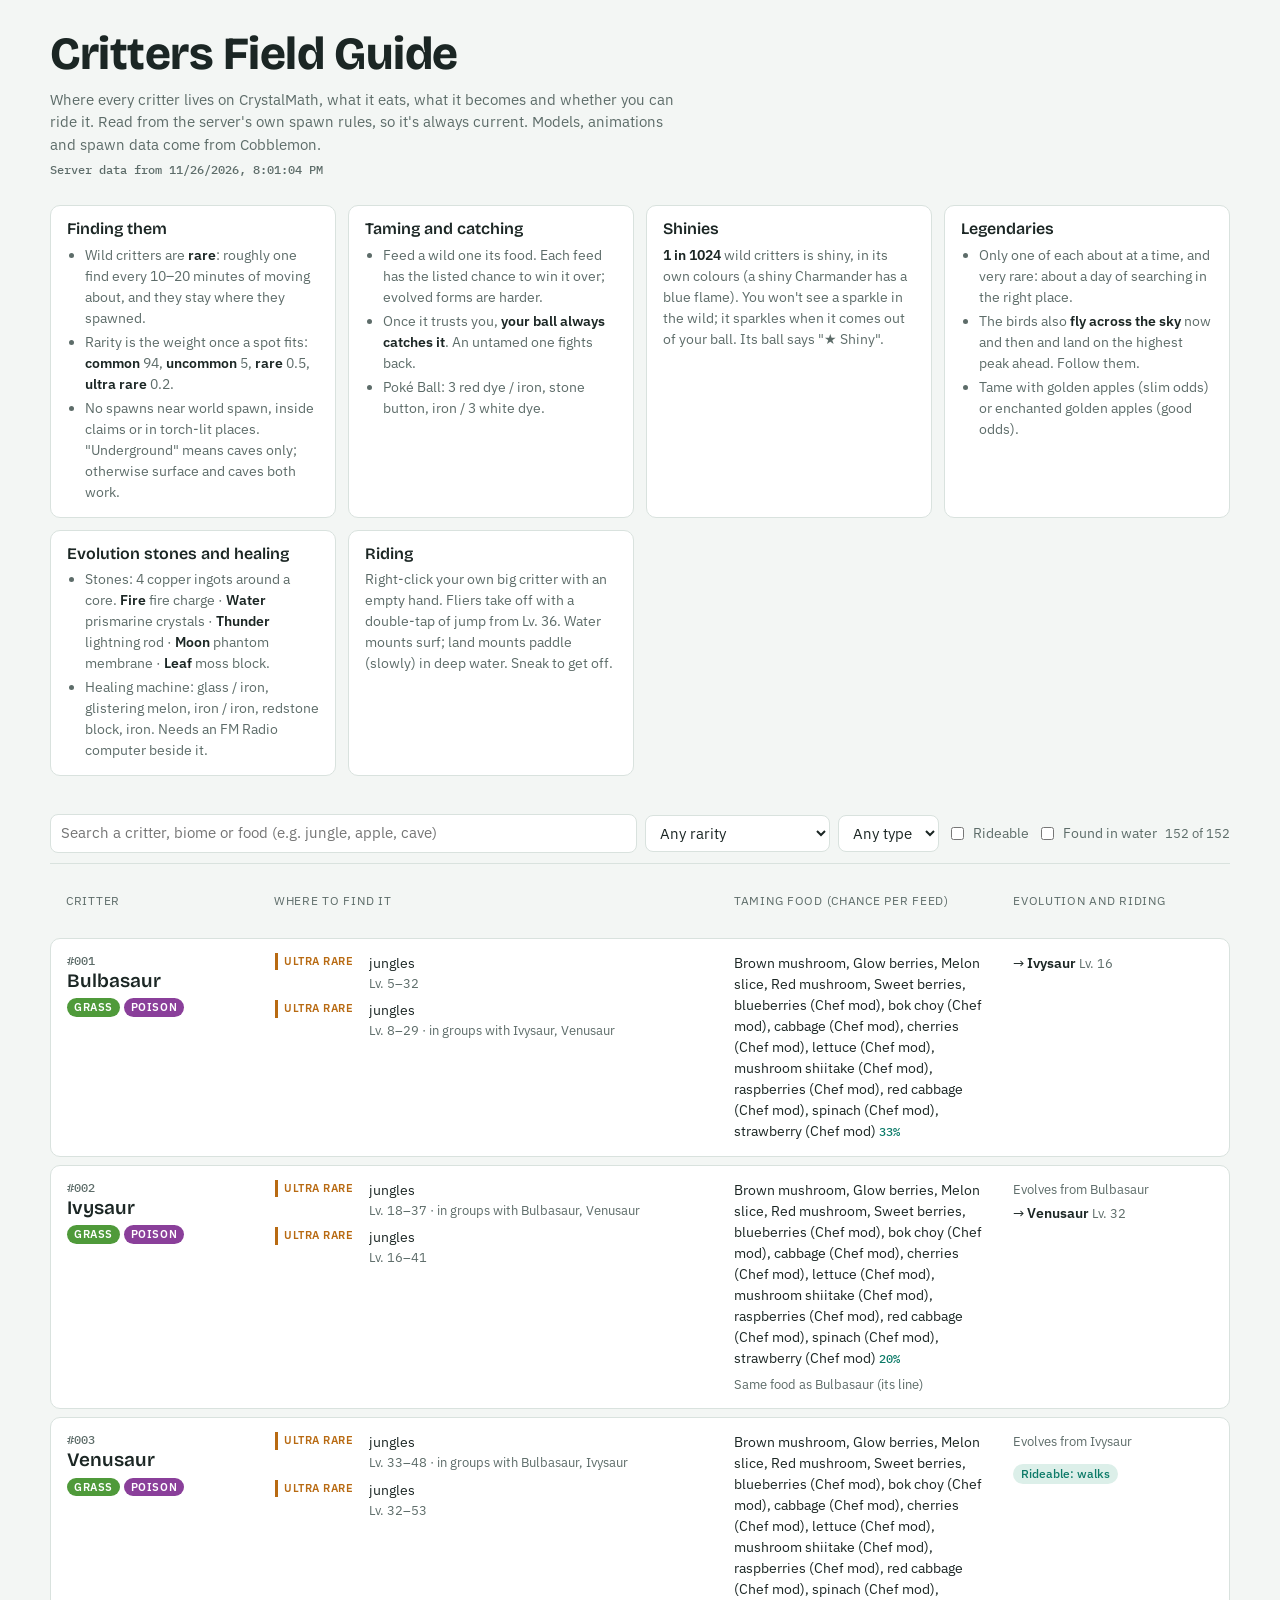
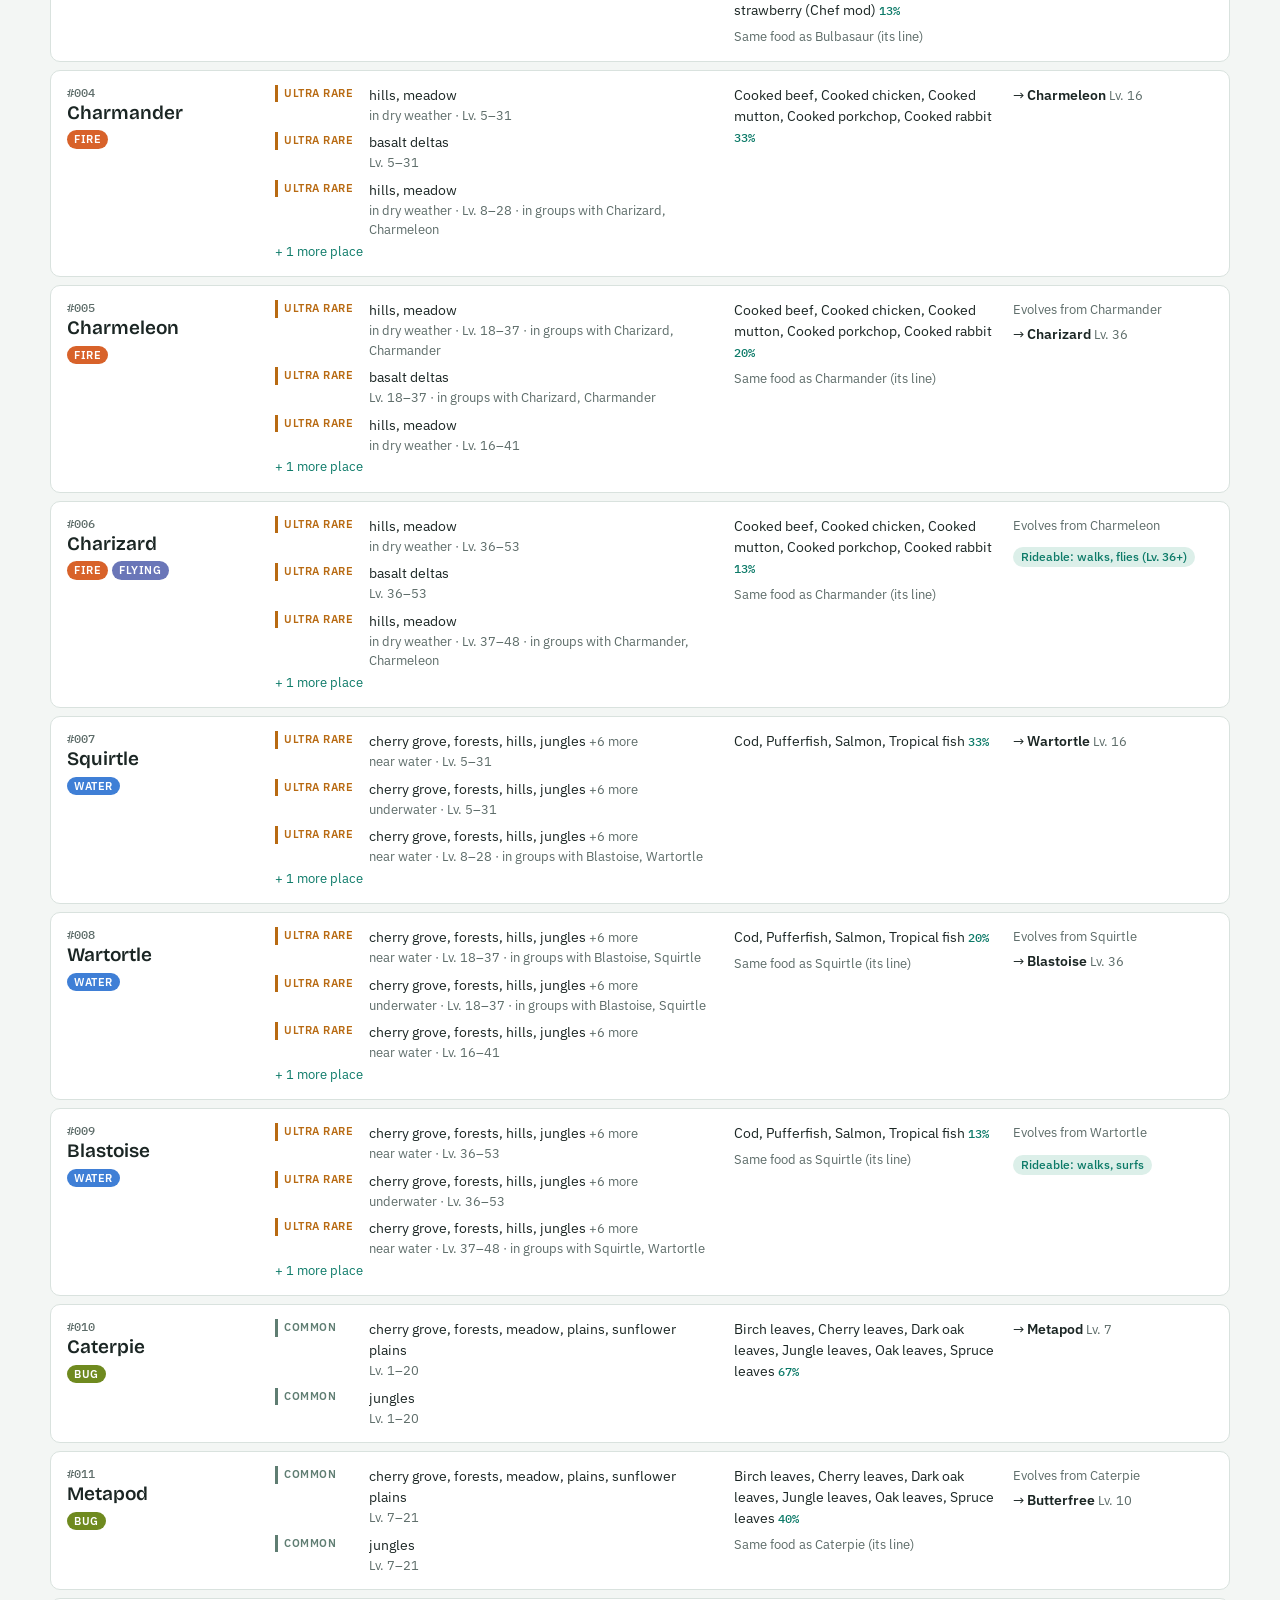
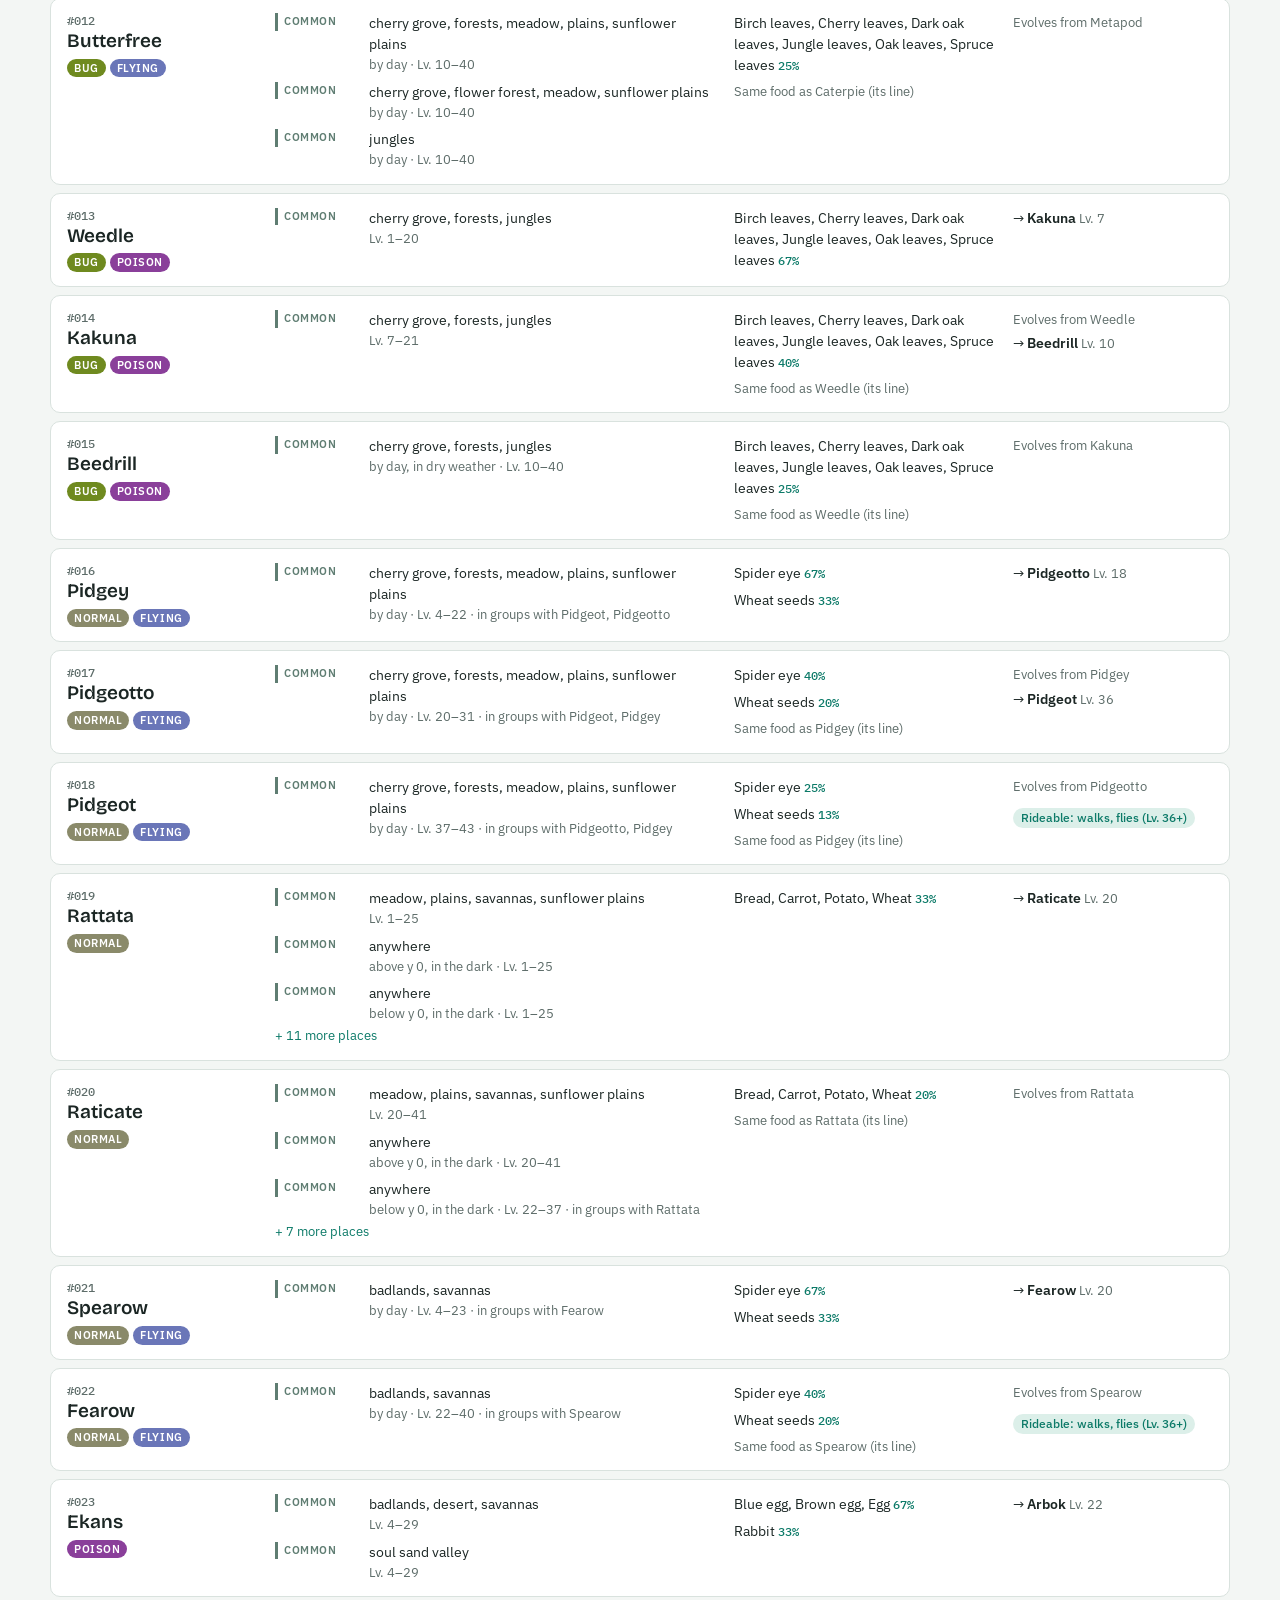
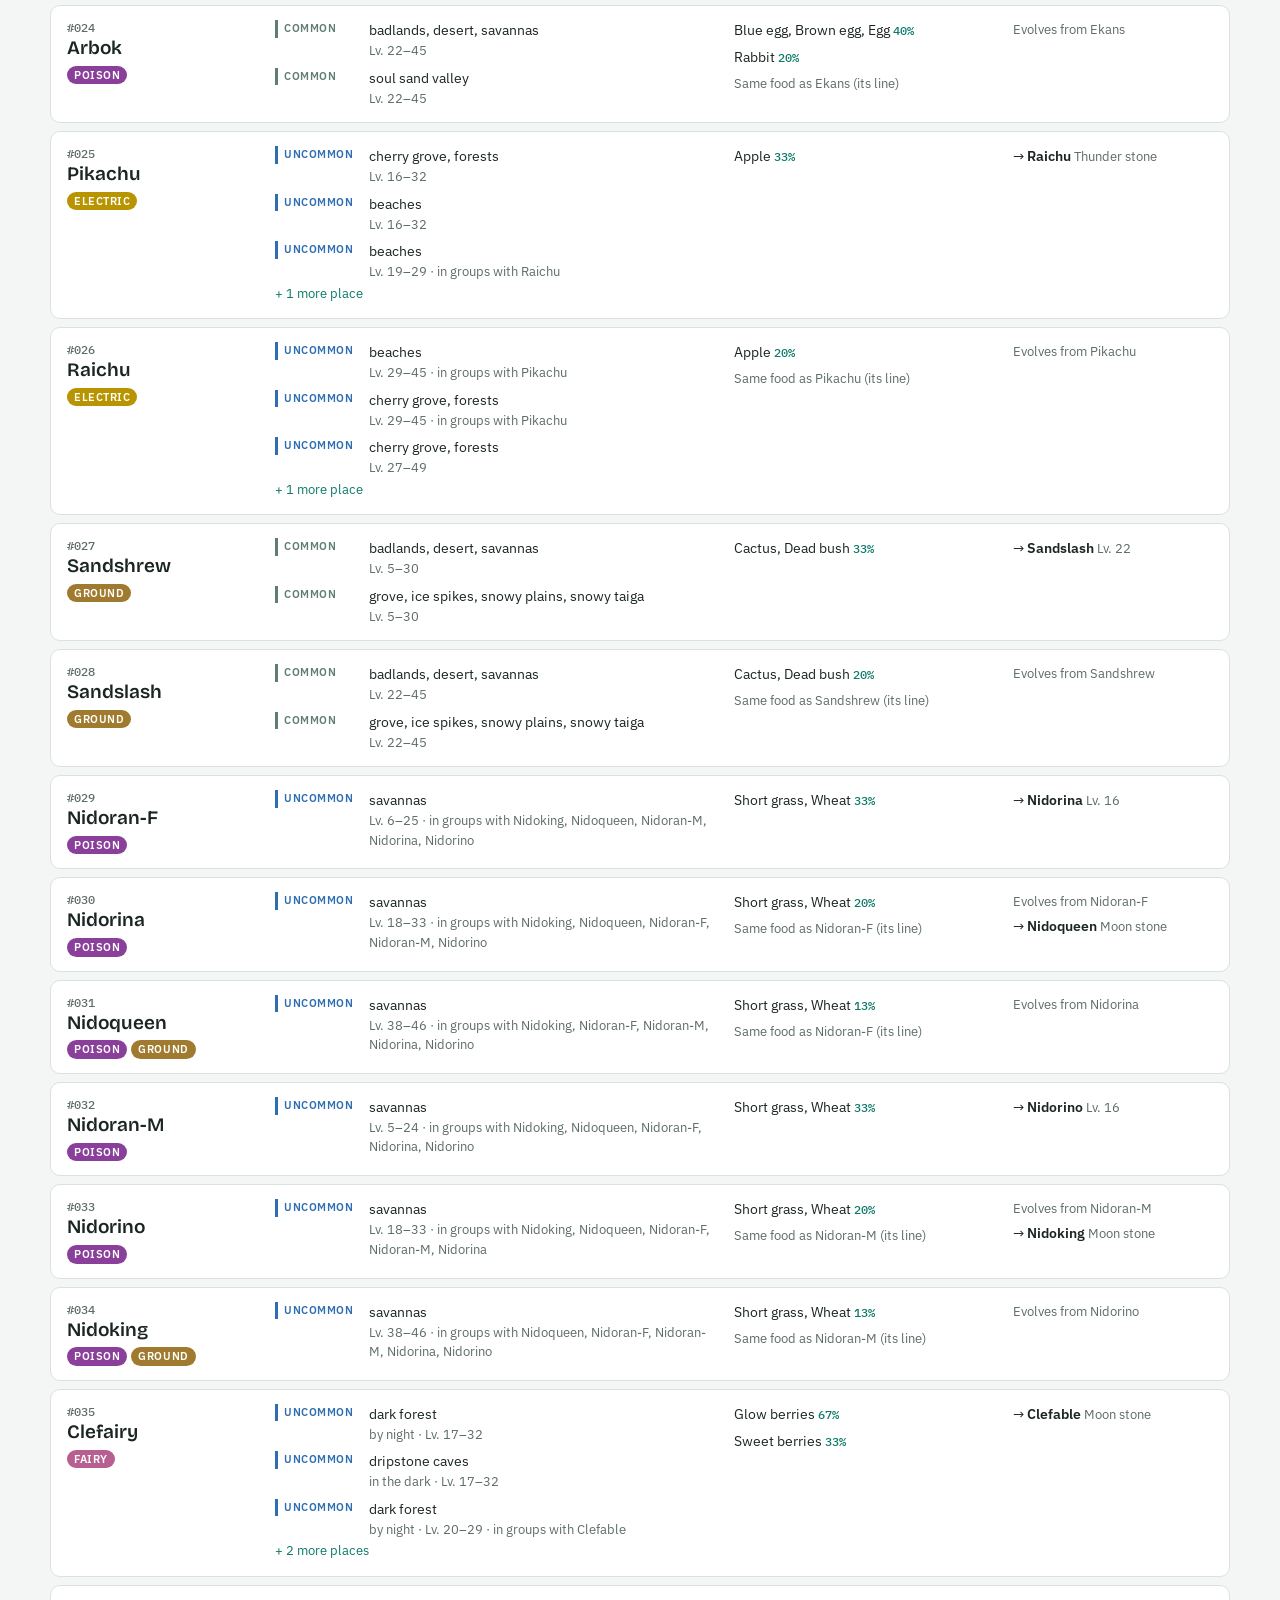
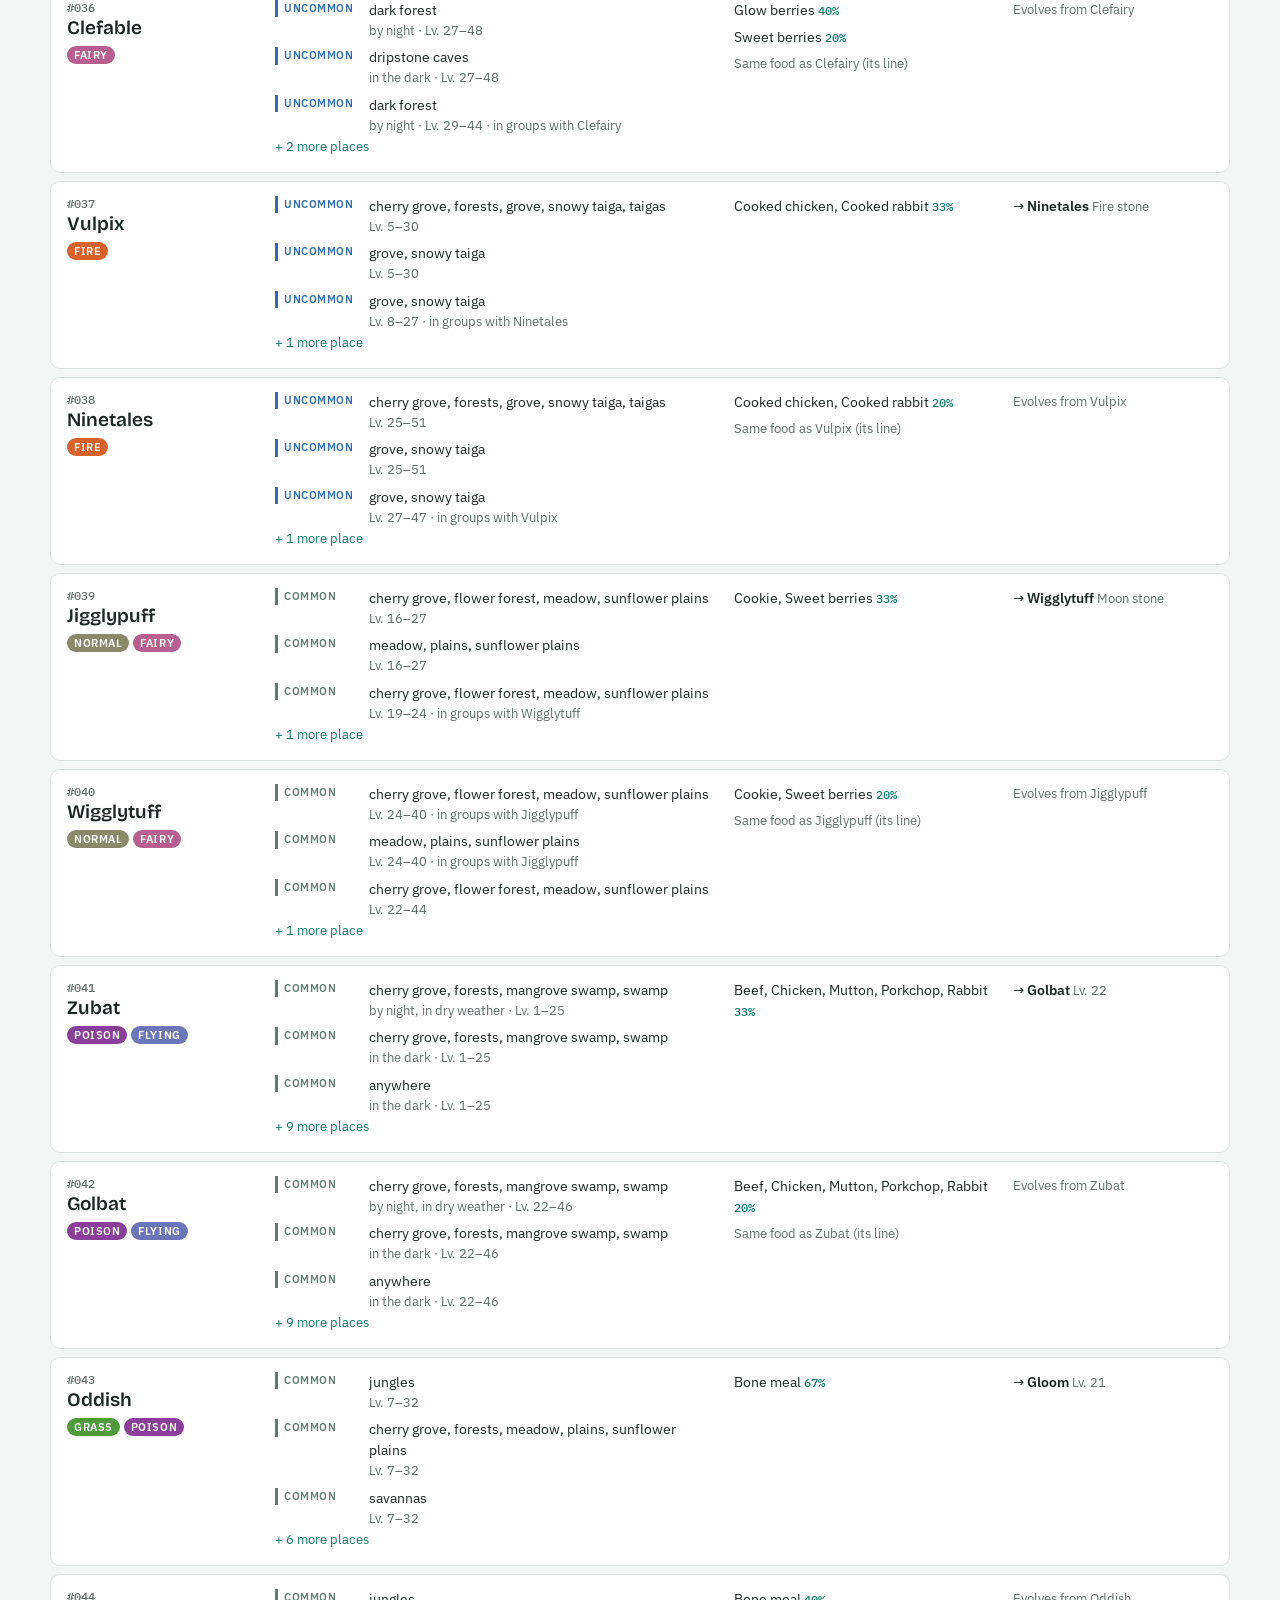
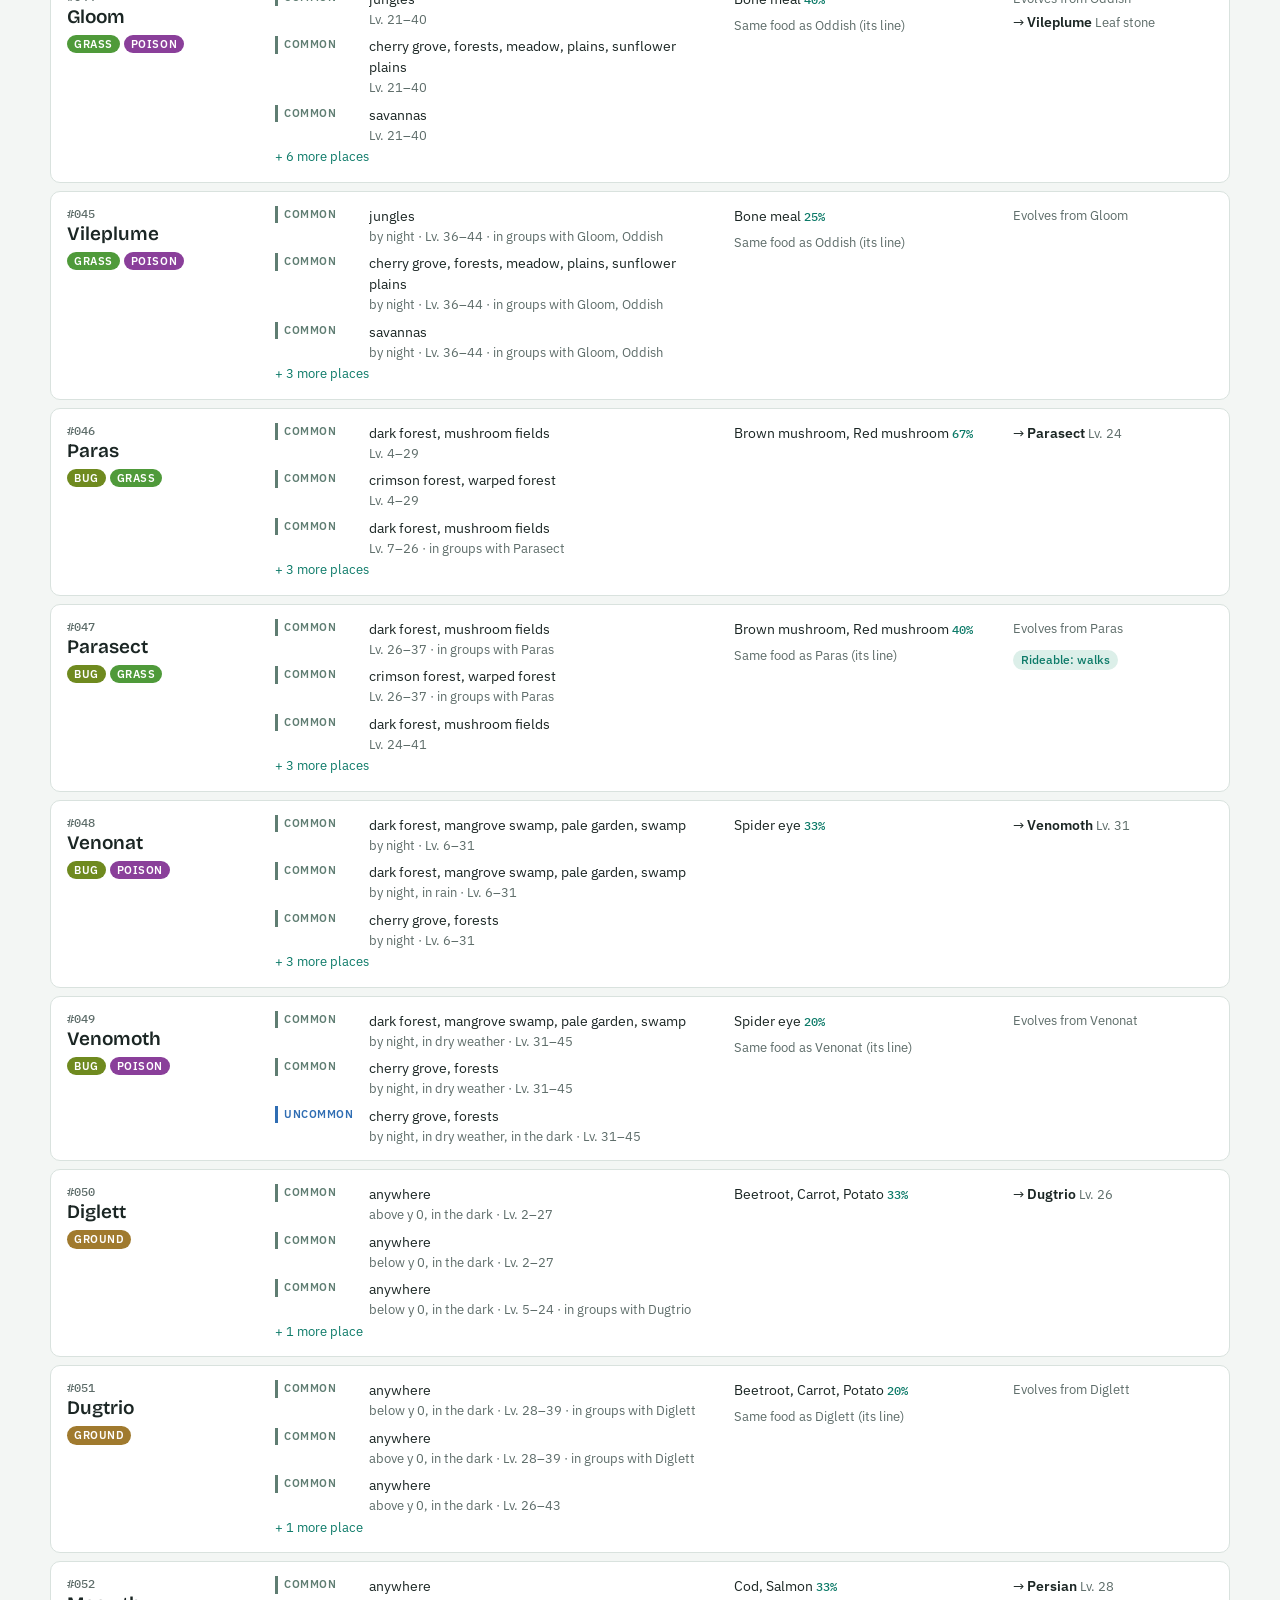
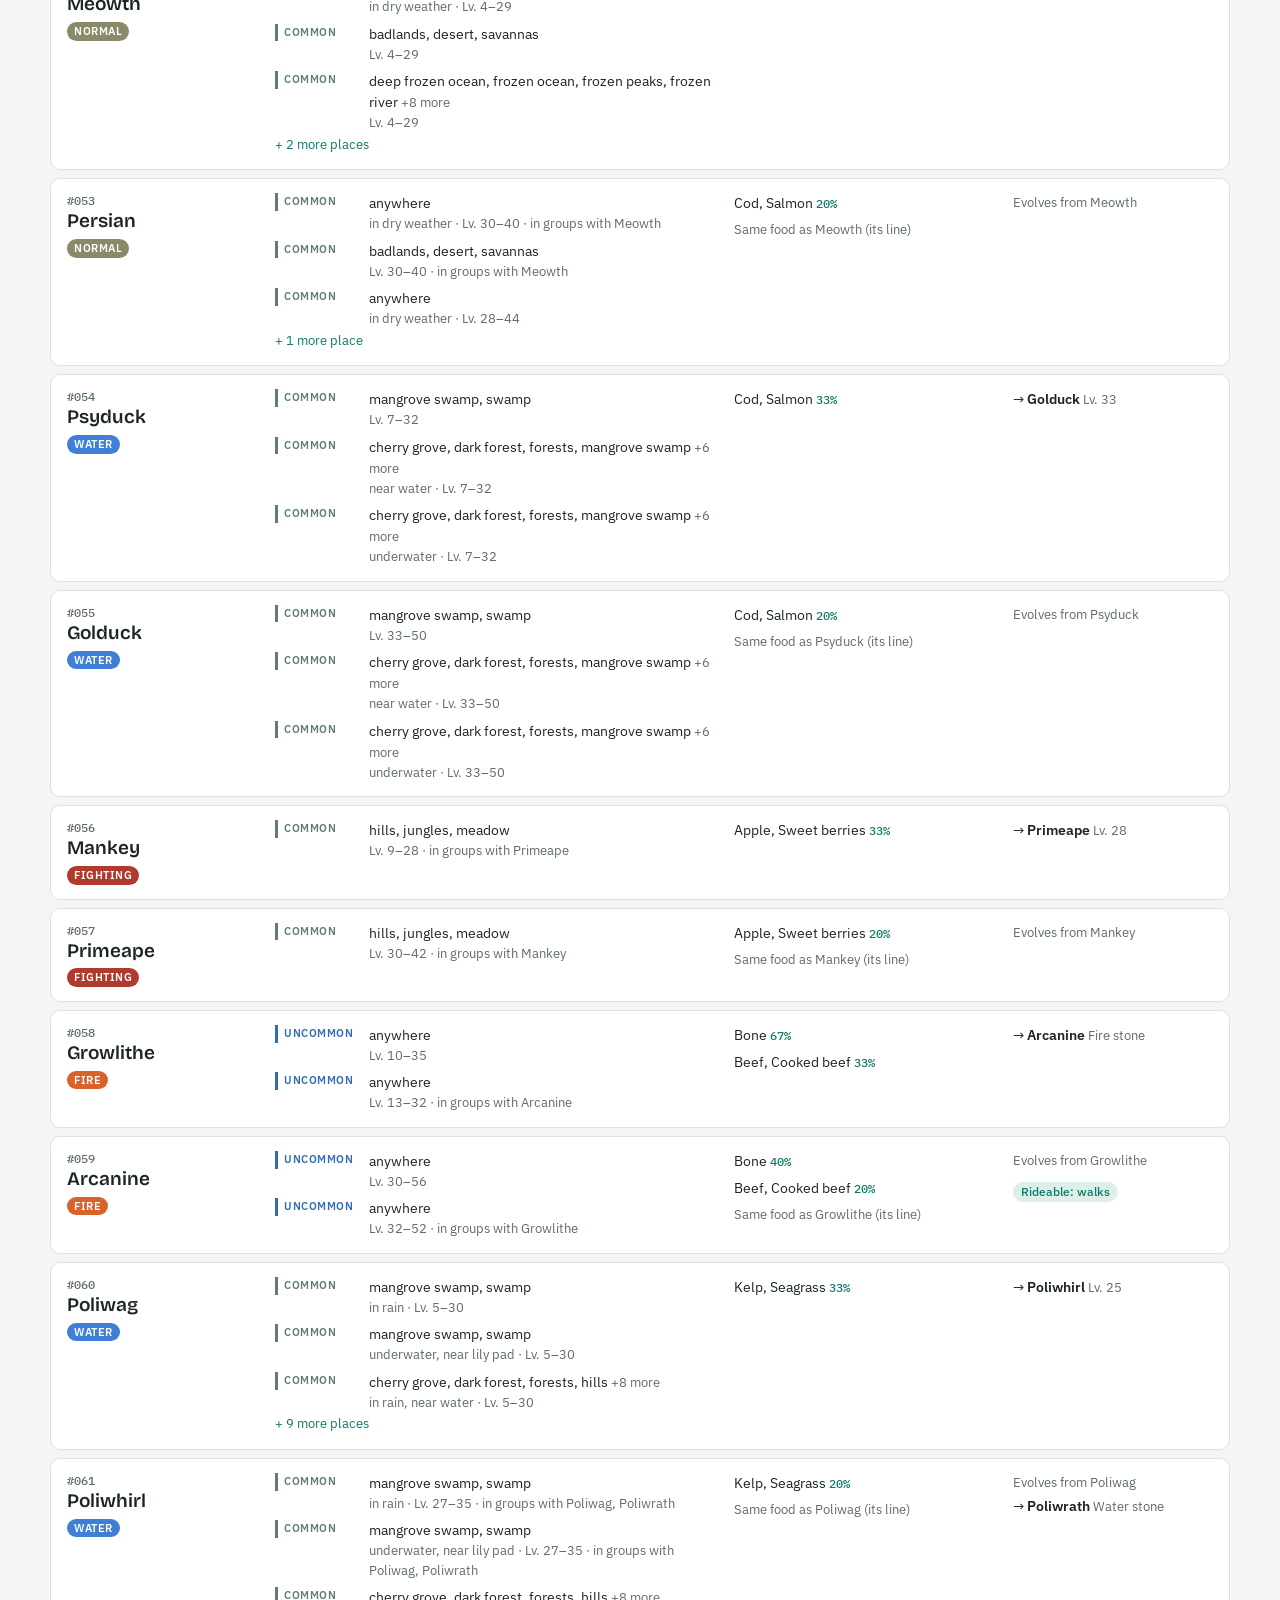
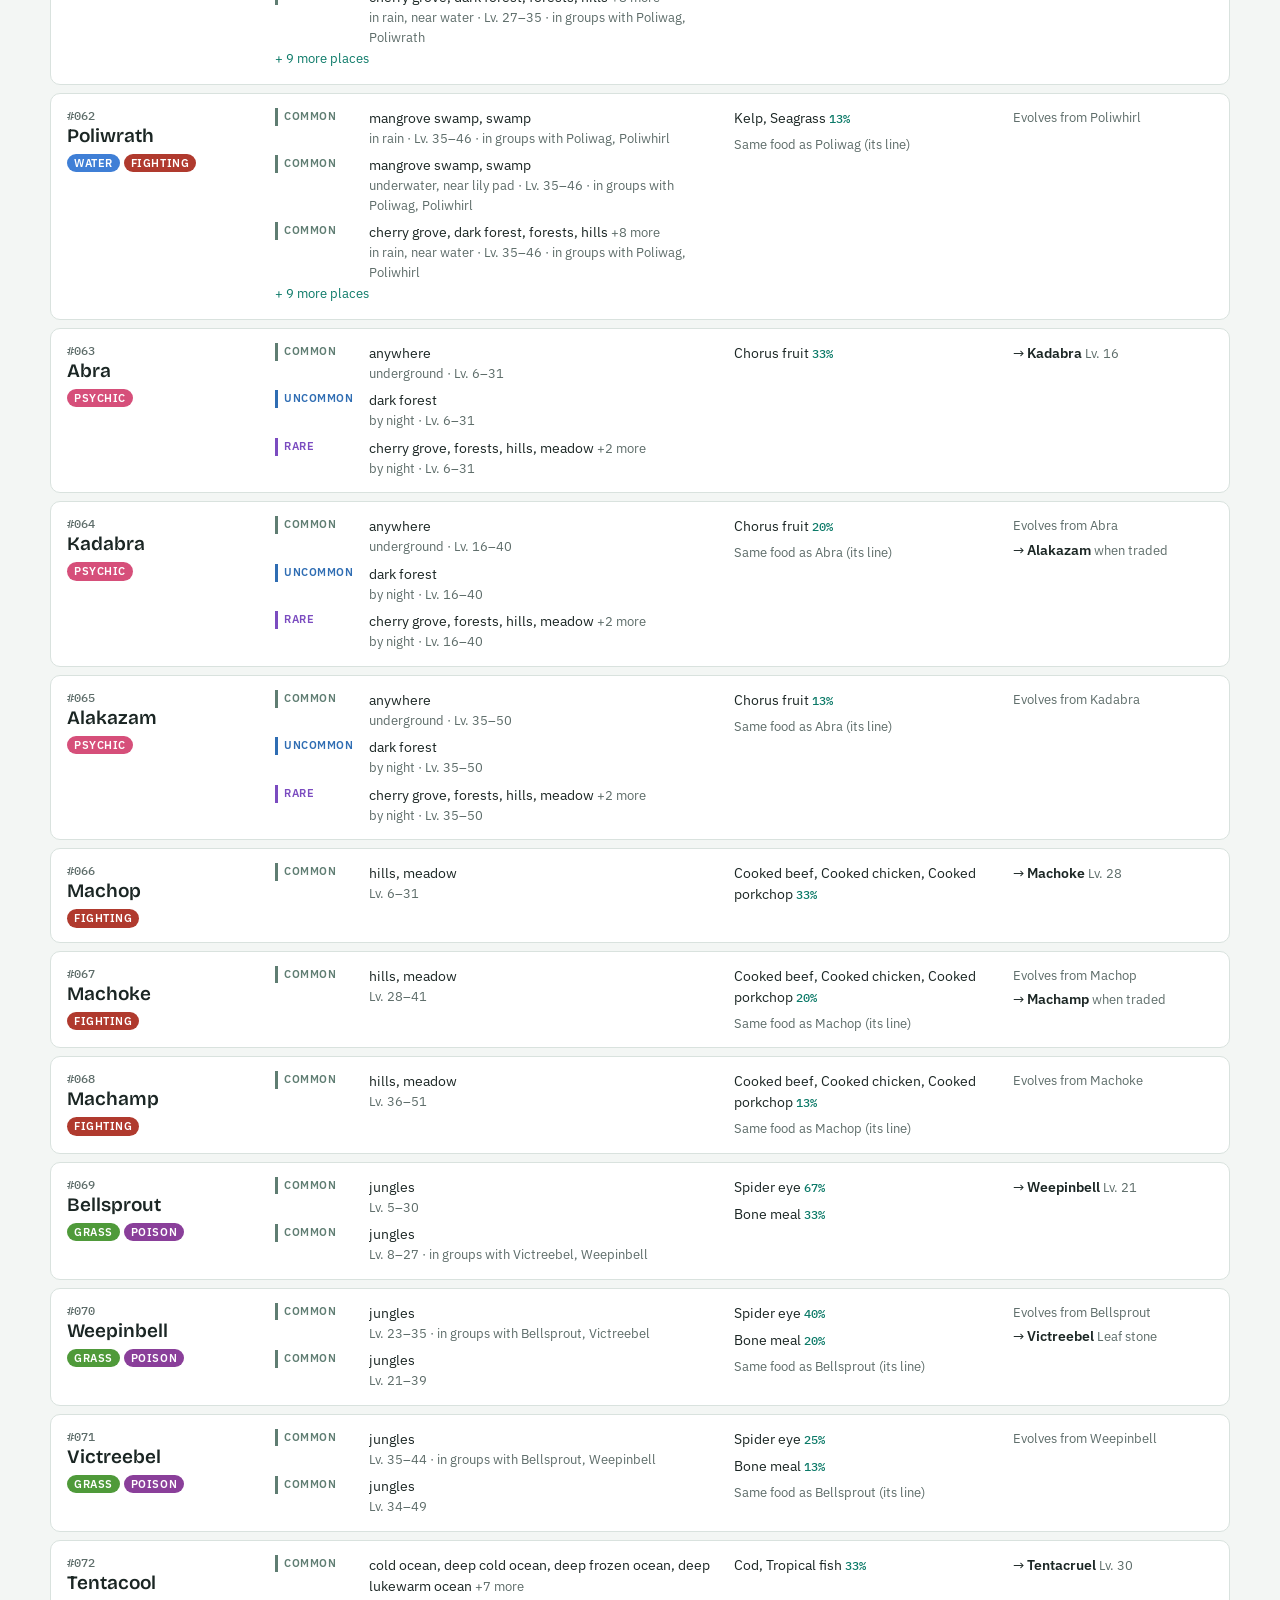
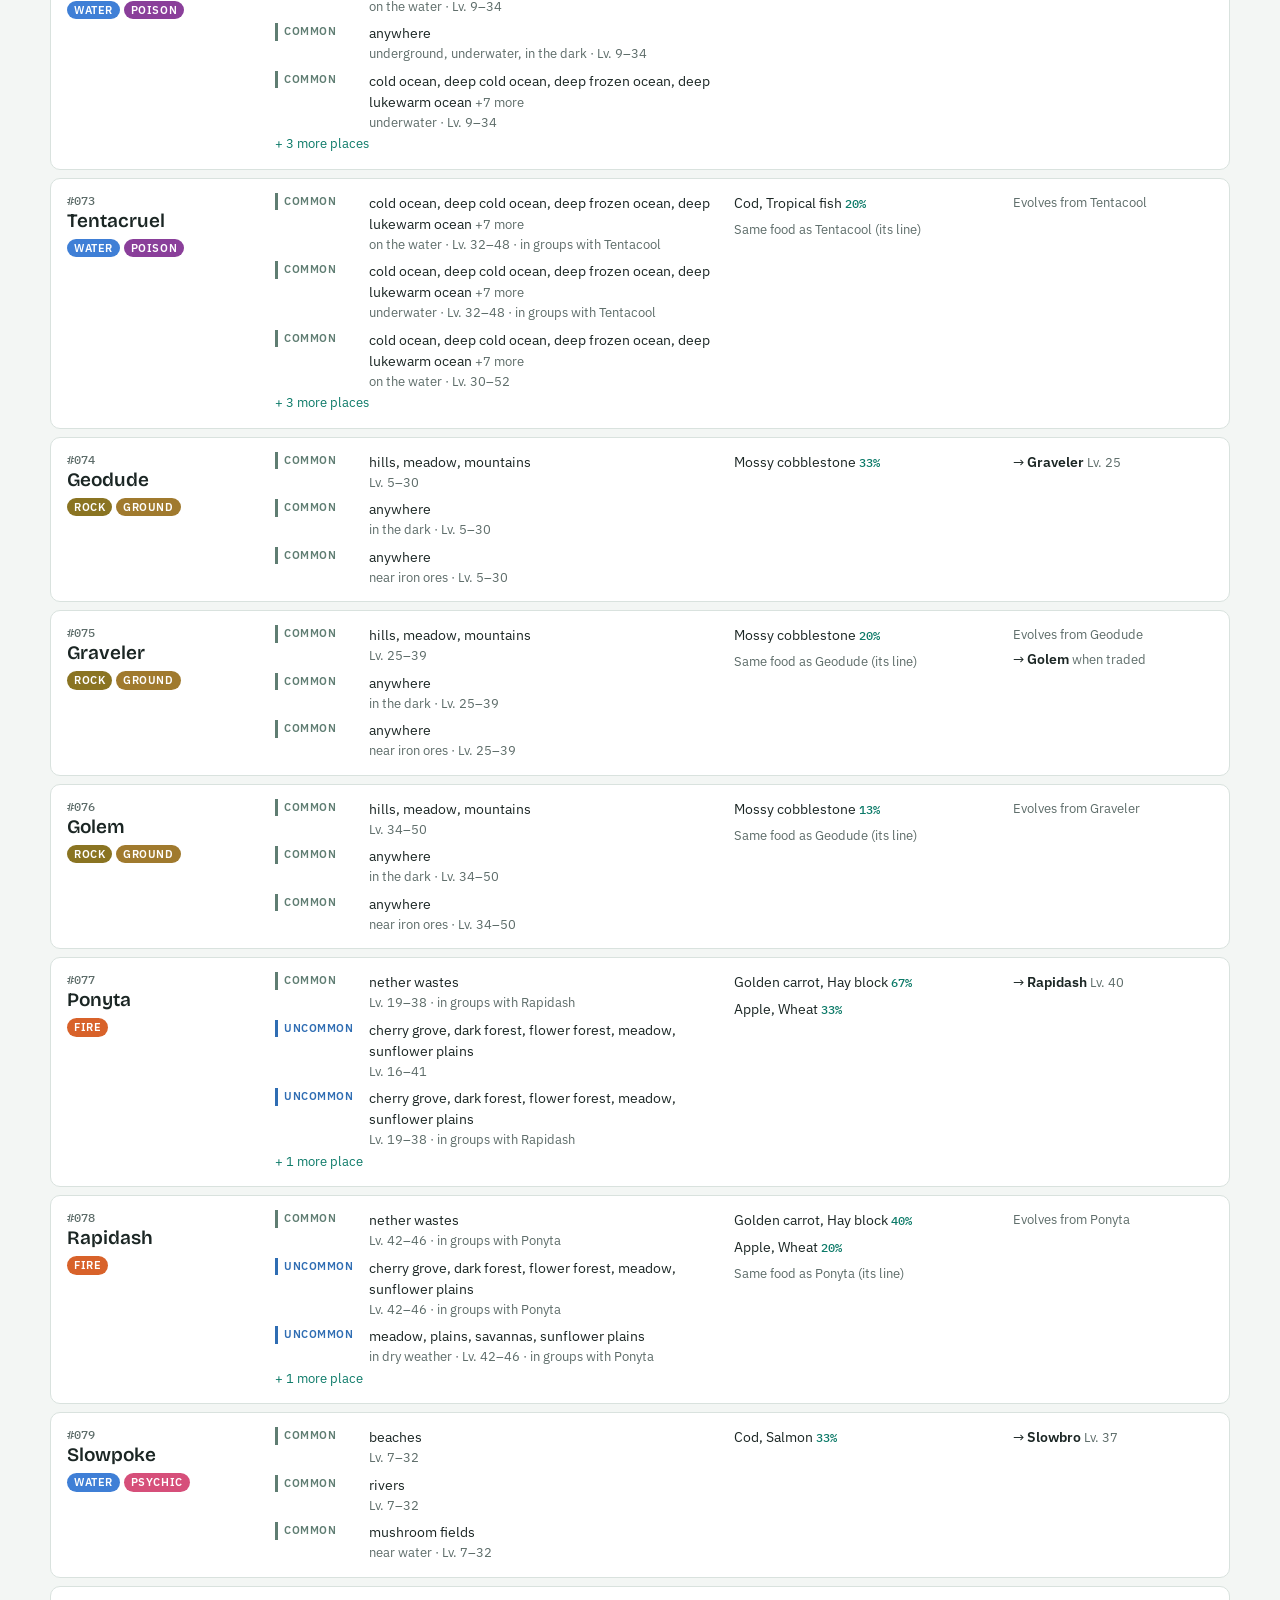
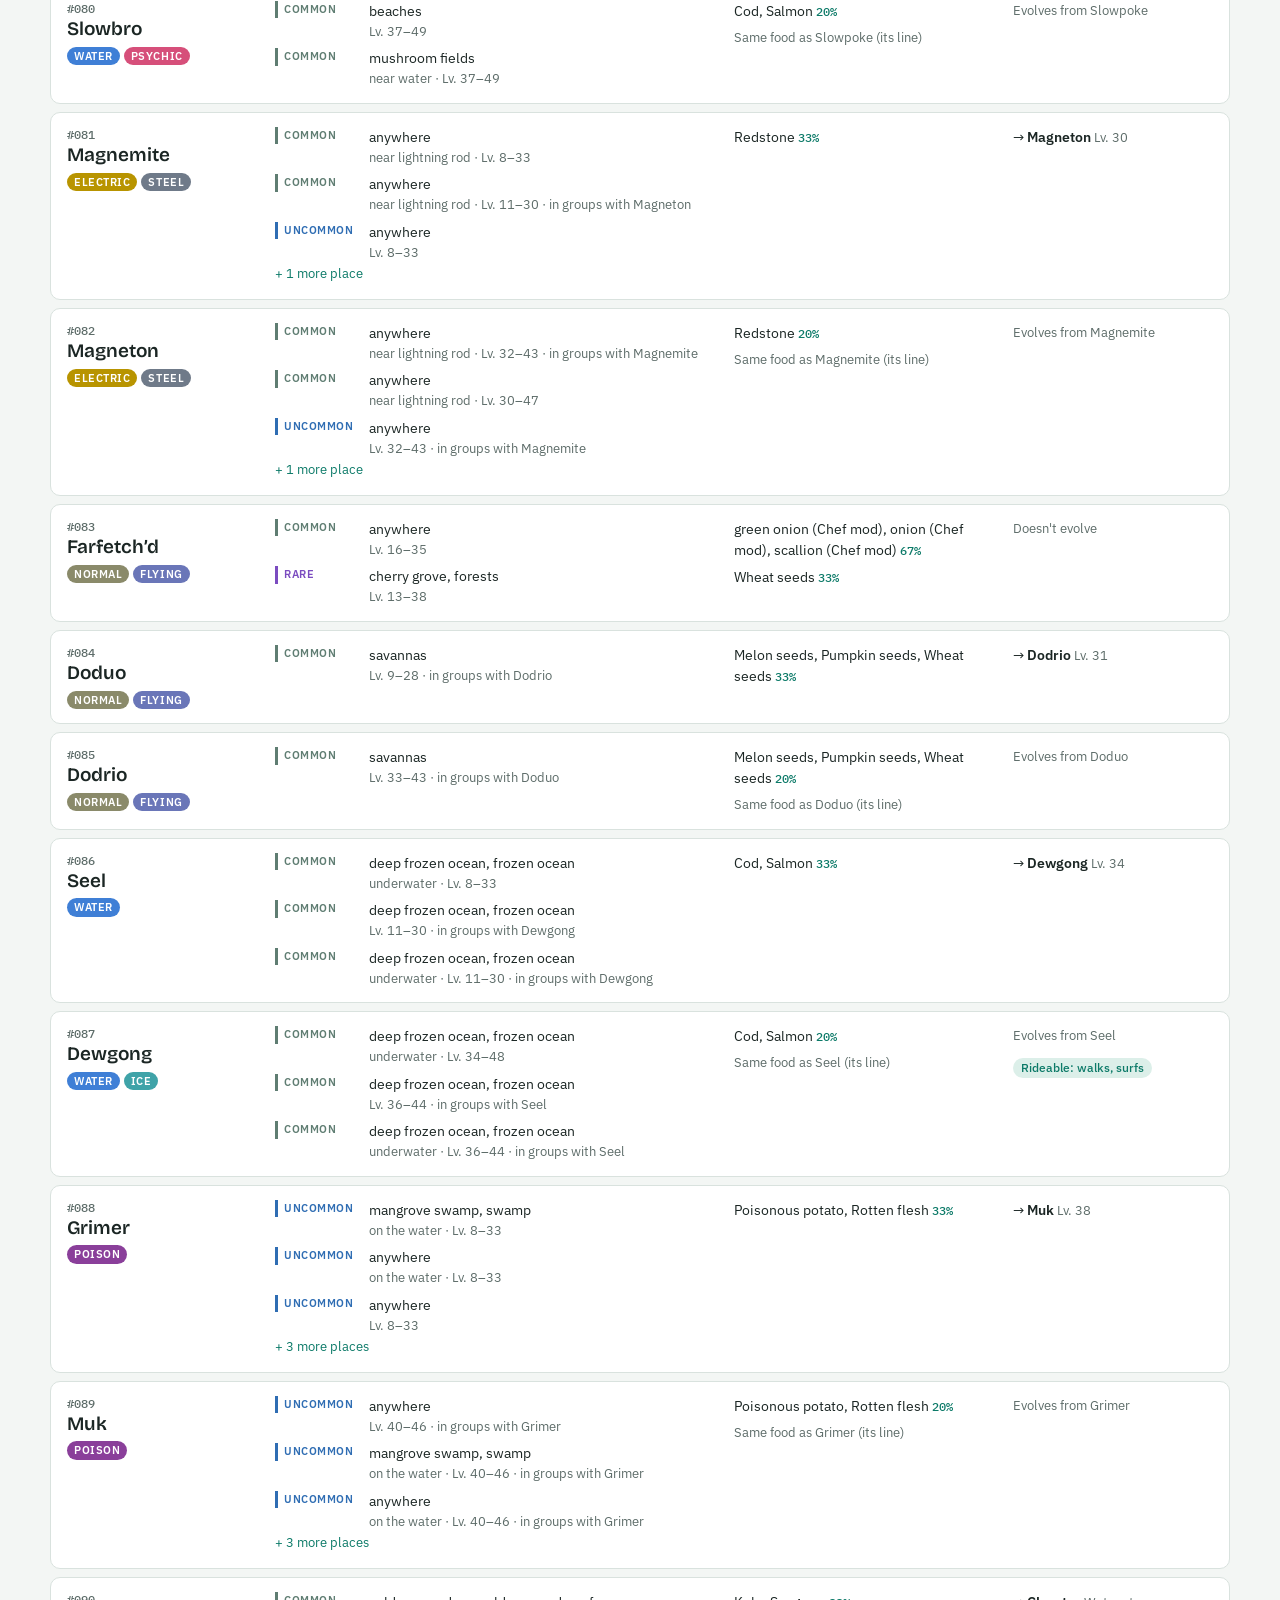
<file: guide-163e1aaf/index.html>
<!doctype html>
<html lang="en">
<head>
<meta charset="utf-8">
<meta name="viewport" content="width=device-width, initial-scale=1, viewport-fit=cover">
<meta name="robots" content="noindex, nofollow">
<title>Critters Field Guide</title>
<link rel="preconnect" href="https://fonts.googleapis.com">
<link rel="stylesheet" href="https://fonts.googleapis.com/css2?family=Bricolage+Grotesque:opsz,wght@12..96,600;12..96,750&family=IBM+Plex+Sans:wght@400;500;600&family=IBM+Plex+Mono:wght@500&display=swap">
<style>
/* A naturalist's field guide: a short "how it works" panel, then one entry per species. Data: guide.json, written by the
   Critters plugin from what the server runs and copied here on each release. */
:root {
  --bg: #f3f6f4; --surface: #ffffff; --fg: #1b2624; --muted: #5d6c69; --line: #d9e2de; --accent: #0c7a68; --accent-soft: #dcefe9;
  --r-common: #5f7d72; --r-uncommon: #2f6db3; --r-rare: #7b4cc0; --r-ultra: #b86a12; --r-legend: #c0392b;
  --display: "Bricolage Grotesque", "Segoe UI", system-ui, sans-serif;
  --body: "IBM Plex Sans", "Segoe UI", system-ui, sans-serif;
  --mono: "IBM Plex Mono", ui-monospace, Consolas, monospace;
  color-scheme: light;
}
@media (prefers-color-scheme: dark) { :root {
  --bg: #101716; --surface: #172120; --fg: #e3ece9; --muted: #96a8a3; --line: #2a3836; --accent: #4cc9b0; --accent-soft: #1d3632;
  --r-common: #8fb3a6; --r-uncommon: #6ea8ec; --r-rare: #b48cf0; --r-ultra: #f0a34a; --r-legend: #f07b6c; color-scheme: dark } }
* { box-sizing: border-box }
html { padding-top: env(safe-area-inset-top, 0px); padding-bottom: env(safe-area-inset-bottom, 0px) }
body { margin: 0; background: var(--bg); color: var(--fg); font: 15px/1.5 var(--body); padding-block: 28px 64px;
  padding-left: max(16px, env(safe-area-inset-left, 0px)); padding-right: max(16px, env(safe-area-inset-right, 0px)) }
[hidden] { display: none !important }
.wrap { max-width: 1180px; margin: 0 auto; display: grid; gap: 28px }
h1, h3 { font-family: var(--display); text-wrap: balance; margin: 0; line-height: 1.15 }
h1 { font-size: clamp(30px, 5vw, 46px); font-weight: 750; letter-spacing: -0.01em }
header p { margin: 8px 0 0; color: var(--muted); max-width: 70ch }
.stamp { font: 500 12px var(--mono); color: var(--muted); margin-top: 6px }
.howto { display: grid; grid-template-columns: repeat(auto-fit, minmax(250px, 1fr)); gap: 12px }
.howto section { background: var(--surface); border: 1px solid var(--line); border-radius: 10px; padding: 14px 16px; min-width: 0 }
.howto h3 { font-size: 16px; font-weight: 600; margin-bottom: 6px }
.howto p, .howto li { margin: 0; color: var(--muted); font-size: 14px }
.howto ul { margin: 0; padding-left: 18px; display: grid; gap: 3px }
.howto b { color: var(--fg); font-weight: 600 }
.bar { position: sticky; top: env(safe-area-inset-top, 0px); z-index: 5; background: var(--bg); padding-block: 10px; display: flex; flex-wrap: wrap; gap: 8px; align-items: center; border-bottom: 1px solid var(--line) }
.bar input[type=search], .bar select { font: inherit; color: var(--fg); background: var(--surface); border: 1px solid var(--line); border-radius: 8px; padding: 7px 10px; min-width: 0 }
.bar input[type=search] { flex: 1 1 220px }
.bar label { display: inline-flex; gap: 6px; align-items: center; font-size: 14px; color: var(--muted); cursor: pointer; white-space: nowrap }
.bar input:focus-visible, .bar select:focus-visible { outline: 2px solid var(--accent); outline-offset: 1px }
.count { margin-left: auto; font-size: 13px; color: var(--muted); font-variant-numeric: tabular-nums }
.head, .row { display: grid; grid-template-columns: 190px minmax(0, 2.2fr) minmax(0, 1.3fr) minmax(0, 1fr); gap: 18px }
.head { font-size: 12px; text-transform: uppercase; letter-spacing: 0.06em; color: var(--muted); padding: 0 16px }
.list { display: grid; gap: 8px }
.row { background: var(--surface); border: 1px solid var(--line); border-radius: 10px; padding: 14px 16px; align-items: start }
.row > div { min-width: 0 }
.dex { font: 500 12px var(--mono); color: var(--muted); font-variant-numeric: tabular-nums }
.name { font: 600 19px/1.2 var(--display); margin: 2px 0 6px }
.types { display: flex; flex-wrap: wrap; gap: 4px }
.type { font-size: 11px; text-transform: uppercase; letter-spacing: 0.05em; padding: 1px 7px; border-radius: 999px; color: #fff; font-weight: 600 }
.flags { display: flex; flex-wrap: wrap; gap: 4px; margin-top: 8px }
.flag { font-size: 12px; padding: 1px 8px; border-radius: 999px; background: var(--accent-soft); color: var(--accent); font-weight: 500 }
.flag.legend { background: transparent; border: 1px solid var(--r-legend); color: var(--r-legend) }
.spawns { display: grid; gap: 7px }
.spawn { display: grid; grid-template-columns: 86px minmax(0, 1fr); gap: 8px; font-size: 14px }
.rar { font-size: 11px; font-weight: 600; text-transform: uppercase; letter-spacing: 0.05em; border-left: 3px solid; padding-left: 6px; line-height: 1.6; align-self: start }
.rar.common { color: var(--r-common) } .rar.uncommon { color: var(--r-uncommon) } .rar.rare { color: var(--r-rare) }
.rar.ultra-rare { color: var(--r-ultra) } .rar.legendary { color: var(--r-legend) }
.meta { color: var(--muted); font-size: 13px }
.more { background: none; border: 0; padding: 0; color: var(--accent); font: inherit; font-size: 13px; cursor: pointer; text-align: left }
.more:focus-visible { outline: 2px solid var(--accent) }
.food { display: grid; gap: 6px; font-size: 14px }
.chance { font: 500 12px var(--mono); color: var(--accent); white-space: nowrap; font-variant-numeric: tabular-nums }
.small { font-size: 13px; color: var(--muted) }
.evo { font-size: 14px; display: grid; gap: 4px }
.evo b { font-weight: 600 }
.empty { padding: 40px 16px; text-align: center; color: var(--muted) }
@media (max-width: 860px) {
  .head { display: none }
  .row { grid-template-columns: minmax(0, 1fr); gap: 12px }
  .row > div[data-label]::before { content: attr(data-label); display: block; font-size: 11px; text-transform: uppercase; letter-spacing: 0.06em; color: var(--muted); margin-bottom: 4px }
}
@media (prefers-reduced-motion: no-preference) { .row { transition: border-color .15s } .row:hover { border-color: var(--accent) } }
</style>
</head>
<body>
<div class="wrap">
  <header>
    <h1>Critters Field Guide</h1>
    <p>Where every critter lives on CrystalMath, what it eats, what it becomes and whether you can ride it. Read from the server's own spawn rules, so it's always current. Models, animations and spawn data come from Cobblemon.</p>
    <div class="stamp" id="stamp"></div>
  </header>

  <div class="howto">
    <section>
      <h3>Finding them</h3>
      <ul>
        <li>Wild critters are <b>rare</b>: roughly one find every 10–20 minutes of moving about, and they stay where they spawned.</li>
        <li>Rarity is the weight once a spot fits: <span id="weights">common, uncommon, rare, ultra rare</span>.</li>
        <li>No spawns near world spawn, inside claims or in torch-lit places. "Underground" means caves only; otherwise surface and caves both work.</li>
      </ul>
    </section>
    <section>
      <h3>Taming and catching</h3>
      <ul>
        <li>Feed a wild one its food. Each feed has the listed chance to win it over; evolved forms are harder.</li>
        <li>Once it trusts you, <b>your ball always catches it</b>. An untamed one fights back.</li>
        <li>Poké Ball: 3 red dye / iron, stone button, iron / 3 white dye.</li>
      </ul>
    </section>
    <section>
      <h3>Shinies</h3>
      <p><b id="shiny">1 in 1024</b> wild critters is shiny, in its own colours (a shiny Charmander has a blue flame). You won't see a sparkle in the wild; it sparkles when it comes out of your ball. Its ball says "★ Shiny".</p>
    </section>
    <section>
      <h3>Legendaries</h3>
      <ul>
        <li>Only one of each about at a time, and very rare: about a day of searching in the right place.</li>
        <li>The birds also <b>fly across the sky</b> now and then and land on the highest peak ahead. Follow them.</li>
        <li>Tame with golden apples (slim odds) or enchanted golden apples (good odds).</li>
      </ul>
    </section>
    <section>
      <h3>Evolution stones and healing</h3>
      <ul>
        <li>Stones: 4 copper ingots around a core. <b>Fire</b> fire charge · <b>Water</b> prismarine crystals · <b>Thunder</b> lightning rod · <b>Moon</b> phantom membrane · <b>Leaf</b> moss block.</li>
        <li>Healing machine: glass / iron, glistering melon, iron / iron, redstone block, iron. Needs an FM Radio computer beside it.</li>
      </ul>
    </section>
    <section>
      <h3>Riding</h3>
      <p>Right-click your own big critter with an empty hand. Fliers take off with a double-tap of jump from Lv. 36. Water mounts surf; land mounts paddle (slowly) in deep water. Sneak to get off.</p>
    </section>
  </div>

  <div class="bar" role="search">
    <input id="q" type="search" placeholder="Search a critter, biome or food (e.g. jungle, apple, cave)" aria-label="Search">
    <select id="rar" aria-label="Rarity">
      <option value="">Any rarity</option>
      <option value="common">Common somewhere</option>
      <option value="uncommon">Uncommon at best</option>
      <option value="rare">Rare at best</option>
      <option value="ultra-rare">Ultra rare at best</option>
      <option value="legendary">Legendary</option>
    </select>
    <select id="type" aria-label="Type"><option value="">Any type</option></select>
    <label><input id="ride" type="checkbox"> Rideable</label>
    <label><input id="water" type="checkbox"> Found in water</label>
    <span class="count" id="count"></span>
  </div>

  <div class="head" aria-hidden="true"><span>Critter</span><span>Where to find it</span><span>Taming food (chance per feed)</span><span>Evolution and riding</span></div>
  <div class="list" id="list"><div class="empty">Loading the field guide…</div></div>
</div>

<script>
const TYPE = { normal:'#8a8a6a', fire:'#d8622a', water:'#3f7fd6', grass:'#4f9a3a', electric:'#b89400', ice:'#3fa3a8', fighting:'#b03a2e',
  poison:'#8a3f9a', ground:'#a07a2e', flying:'#6a76b8', psychic:'#d64f7a', bug:'#6f8a1f', rock:'#8a7422', ghost:'#5f4f8f',
  dragon:'#5a3fd0', dark:'#4f4036', steel:'#6f7a89', fairy:'#b75f90' };
const ORDER = { common: 1, uncommon: 2, rare: 3, 'ultra-rare': 4, legendary: 5 };
const LABEL = { common: 'Common', uncommon: 'Uncommon', rare: 'Rare', 'ultra-rare': 'Ultra rare', legendary: 'Legendary' };
const TAGS = { 'is_overworld': 'anywhere', 'is_forest': 'forests', 'is_jungle': 'jungles', 'is_ocean': 'oceans', 'is_deep_ocean': 'deep oceans',
  'is_river': 'rivers', 'is_beach': 'beaches', 'is_mountain': 'mountains', 'is_hill': 'hills', 'is_taiga': 'taigas', 'is_badlands': 'badlands',
  'is_savanna': 'savannas', 'is_nether': 'the Nether', 'is_end': 'the End' };
const WATER = /underwater|on the water|sea floor/;
let DATA = [];

const esc = s => String(s).replace(/[&<>"]/g, c => ({ '&': '&amp;', '<': '&lt;', '>': '&gt;', '"': '&quot;' }[c]));
const words = s => s.replace(/_/g, ' ');
function biome(b) {
  const id = b.replace('#', '').split(':').pop();
  return TAGS[id] || words(id.replace(/^(is_|has_)/, ''));
}
function item(i) {
  if (i.startsWith('chef:')) return words(i.slice(5)) + ' (Chef mod)';
  const t = words(i);
  return t.charAt(0).toUpperCase() + t.slice(1);
}
function conditions(s) {
  const c = [];
  const pos = { submerged: 'underwater', surface: 'on the water', seafloor: 'on the sea floor' }[s.position];
  if (pos) c.push(pos);
  if (s.time) c.push((s.time === 'day' || s.time === 'night' ? 'by ' : 'at ') + s.time);
  if (s.raining === true) c.push('in rain');
  if (s.raining === false) c.push('in dry weather');
  if (s.minY != null) c.push('above y ' + s.minY);
  if (s.maxY != null) c.push('below y ' + s.maxY);
  if (s.dark) c.push('in the dark');
  if (s.near) c.push('near ' + [...new Set(s.near.map(biome))].join(', '));
  return c;
}
// Cobblemon lists many places twice (open sky and caves): one line each, with "underground" only when it's caves alone
function places(spawns) {
  const out = new Map();
  for (const s of spawns) {
    const b = [...new Set(s.biomes.map(biome))].sort();
    const c = conditions(s);
    const key = [s.bucket, b.join('|'), c.join('|'), s.with.join('|')].join('#');
    let m = out.get(key);
    if (!m) { m = { bucket: s.bucket, biomes: b, cond: c, with: s.with, levels: s.levels.slice(), caves: false, open: false }; out.set(key, m); }
    m.levels = [Math.min(m.levels[0], s.levels[0]), Math.max(m.levels[1], s.levels[1])];
    if (s.sky === false) m.caves = true; else m.open = true;
  }
  return [...out.values()].map(m => { if (m.caves && !m.open) m.cond.unshift('underground'); return m; })
    .sort((a, b) => (ORDER[a.bucket] || 9) - (ORDER[b.bucket] || 9));
}
function evolveHow(e) {
  if (e.variant === 'level_up') return e.level ? 'Lv. ' + e.level : 'level up';
  if (e.variant === 'trade') return 'when traded';
  if (e.variant === 'item_interact' && e.item) return item(e.item.split(':').pop());
  return words(e.variant);
}
function rideText(r) {
  const m = ['walks'];
  if (r.fly) m.push(r.hoverOnly ? 'hovers' : 'flies (Lv. 36+)');
  if (r.swim > 0) m.push('surfs');
  return m.join(', ');
}
function biomeList(list) {
  if (list.length <= 5) return esc(list.join(', '));
  return esc(list.slice(0, 4).join(', ')) + ` <span class="meta" title="${esc(list.join(', '))}">+${list.length - 4} more</span>`;
}
function spawnLine(s) {
  const bits = [];
  if (s.cond.length) bits.push(s.cond.join(', '));
  bits.push(`Lv. ${s.levels[0]}–${s.levels[1]}`);
  if (s.with.length) bits.push('in groups with ' + s.with.join(', '));
  return `<div class="spawn"><span class="rar ${s.bucket}">${LABEL[s.bucket] || esc(s.bucket)}</span>
    <div><div>${biomeList(s.biomes)}</div><div class="meta">${esc(bits.join(' · '))}</div></div></div>`;
}
function row(r) {
  const types = r.types.map(t => `<span class="type" style="background:${TYPE[t] || '#777'}">${esc(t)}</span>`).join('');
  const shown = r.places.slice(0, 3).map(spawnLine).join('');
  const rest = r.places.slice(3);
  const label = rest.length ? `+ ${rest.length} more place${rest.length > 1 ? 's' : ''}` : '';
  const more = rest.length ? `<div class="spawns" hidden>${rest.map(spawnLine).join('')}</div><button class="more" type="button" data-label="${label}">${label}</button>` : '';
  const food = r.food.map(f => `<div>${esc(f.items.map(item).join(', '))} <span class="chance">${Math.round(f.chance * 100)}%</span></div>`).join('');
  const foodNote = r.foodLine ? `<div class="small">Same food as ${esc(r.foodLine)} (its line)</div>` : '';
  const evo = [];
  if (r.from) evo.push(`<div class="small">Evolves from ${esc(r.from)}</div>`);
  r.evolves.forEach(e => evo.push(`<div>→ <b>${esc(e.to)}</b> <span class="small">${esc(evolveHow(e))}</span></div>`));
  if (!r.from && !r.evolves.length) evo.push('<div class="small">Doesn\'t evolve</div>');
  if (r.ride) evo.push(`<div class="flags"><span class="flag">Rideable: ${esc(rideText(r.ride))}</span></div>`);
  return `<article class="row">
    <div><div class="dex">#${String(r.dex).padStart(3, '0')}</div><div class="name">${esc(r.name)}</div><div class="types">${types}</div>${r.legendary ? '<div class="flags"><span class="flag legend">Legendary</span></div>' : ''}</div>
    <div data-label="Where to find it"><div class="spawns">${shown || '<div class="small">Not found in the wild</div>'}</div>${more}</div>
    <div data-label="Taming food (chance per feed)"><div class="food">${food || '<div class="small">No food yet</div>'}${foodNote}</div></div>
    <div data-label="Evolution and riding"><div class="evo">${evo.join('')}</div></div>
  </article>`;
}
function best(r) { return r.places.reduce((m, s) => Math.min(m, ORDER[s.bucket] || 9), 9); }
function render() {
  const q = document.getElementById('q').value.trim().toLowerCase();
  const rar = document.getElementById('rar').value, type = document.getElementById('type').value;
  const ride = document.getElementById('ride').checked, water = document.getElementById('water').checked;
  const out = DATA.filter(r => {
    if (q && !q.split(/\s+/).every(w => r._text.includes(w))) return false;
    if (type && !r.types.includes(type)) return false;
    if (ride && !r.ride) return false;
    if (water && !r.places.some(s => s.cond.some(c => WATER.test(c)))) return false;
    if (rar && best(r) !== ORDER[rar]) return false;
    return true;
  });
  document.getElementById('count').textContent = `${out.length} of ${DATA.length}`;
  document.getElementById('list').innerHTML = out.length ? out.map(row).join('') : '<div class="empty">No critter matches. Try fewer words or clear a filter.</div>';
}
document.getElementById('list').addEventListener('click', e => {
  const b = e.target.closest('.more');
  if (!b) return;
  const hidden = b.previousElementSibling;
  hidden.hidden = !hidden.hidden;
  b.textContent = hidden.hidden ? b.dataset.label : '− fewer places';
});
['q', 'rar', 'type', 'ride', 'water'].forEach(id => document.getElementById(id).addEventListener('input', render));
fetch('guide.json', { cache: 'no-cache' }).then(r => r.json()).then(g => {
  DATA = g.species.map(r => {
    r.places = places(r.spawns);
    r._text = [r.name, r.types.join(' '), r.ride ? rideText(r.ride) + ' rideable' : '', r.legendary ? 'legendary' : '', r.from || '',
      ...r.places.flatMap(s => [...s.biomes, ...s.cond, ...s.with, s.bucket]), ...r.food.flatMap(f => f.items.map(item)),
      ...r.evolves.flatMap(e => [e.to, evolveHow(e)])].join(' ').toLowerCase();
    return r;
  });
  const w = g.buckets;
  document.getElementById('weights').innerHTML = `<b>common</b> ${w.common}, <b>uncommon</b> ${w.uncommon}, <b>rare</b> ${w.rare}, <b>ultra rare</b> ${w['ultra-rare']}`;
  document.getElementById('shiny').textContent = '1 in ' + g.shinyOdds;
  document.getElementById('stamp').textContent = 'Server data from ' + new Date(g.generated).toLocaleString();
  const types = [...new Set(DATA.flatMap(r => r.types))].sort();
  document.getElementById('type').insertAdjacentHTML('beforeend', types.map(t => `<option value="${t}">${t[0].toUpperCase() + t.slice(1)}</option>`).join(''));
  render();
}).catch(() => { document.getElementById('list').innerHTML = '<div class="empty">The species list didn\'t load. Reload the page to try again.</div>'; });
</script>
</body>
</html>
</file>
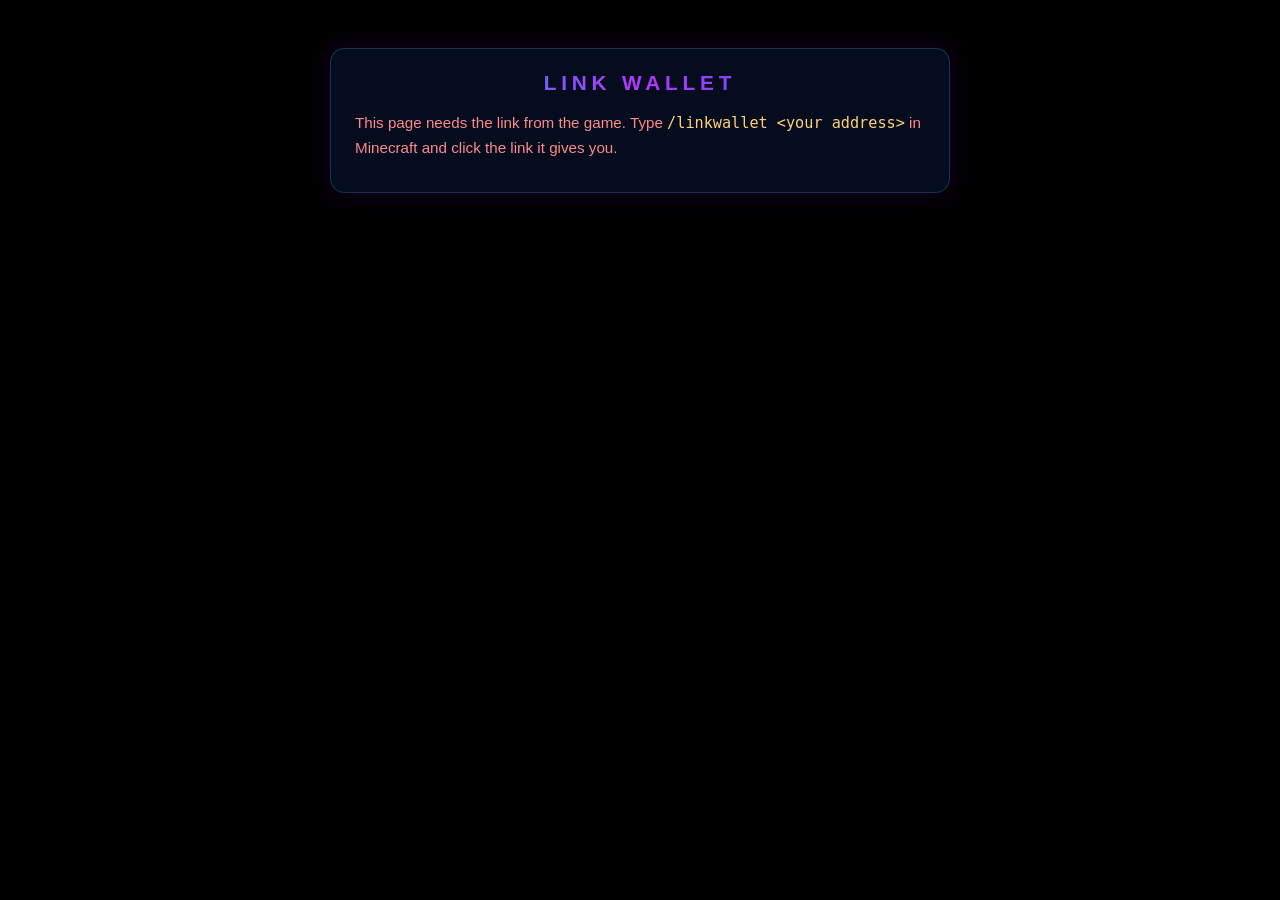
<file: link.html>
<!DOCTYPE html>
<html lang="en">
<head>
  <meta charset="UTF-8" />
  <meta name="viewport" content="width=device-width, initial-scale=1.0" />
  <title>Link Wallet · Crystal Math</title>
  <style>
    * { margin:0; padding:0; box-sizing:border-box; }
    body { background:#000; color:#d7e8ff; font-family:sans-serif; min-height:100vh; padding:16px; }
    .card { max-width:620px; margin:2rem auto; background:rgba(5,15,35,0.85); border:1px solid rgba(120,200,255,0.2);
      border-radius:.9rem; padding:1.4rem 1.5rem; box-shadow:0 0 25px rgba(60,0,120,0.35); }
    h1 { font-size:1.3rem; letter-spacing:.3rem; text-align:center; margin-bottom:1rem;
      background:linear-gradient(90deg,hsl(200,100%,50%),hsl(280,100%,60%),hsl(220,100%,55%));
      -webkit-background-clip:text; background-clip:text; color:transparent; }
    p { line-height:1.55; margin:.6rem 0; font-size:.95rem; }
    .muted { color:#8aa4c4; font-size:.85rem; }
    .row { display:flex; gap:.5rem; flex-wrap:wrap; margin:.8rem 0; }
    button { background:#2a1650; color:#e9dcff; border:1px solid #7a4fd1; border-radius:.5rem; padding:.65rem 1rem;
      font-size:.95rem; cursor:pointer; }
    button:hover { background:#3a2070; }
    button:disabled { opacity:.5; cursor:default; }
    pre, .box { background:#050a14; border:1px solid rgba(120,200,255,0.18); border-radius:.5rem; padding:.7rem .8rem;
      font-family:ui-monospace,Consolas,monospace; font-size:.8rem; white-space:pre-wrap; word-break:break-all; color:#bfe3ff; }
    .ok { color:#7ee2a8; } .bad { color:#ff8a8a; }
    .hidden { display:none; }
    code { font-family:ui-monospace,Consolas,monospace; color:#ffd27a; }
  </style>
</head>
<body>
  <div class="card">
    <h1>LINK WALLET</h1>
    <div id="bad" class="hidden">
      <p class="bad">This page needs the link from the game. Type <code>/linkwallet &lt;your address&gt;</code> in Minecraft and click the link it gives you.</p>
    </div>
    <div id="main" class="hidden">
      <p>Prove this wallet is yours by signing a short message. Signing is <b>free</b>: it is not a transaction, sends nothing and costs no gas.</p>
      <p class="muted">Wallet: <span id="addr"></span></p>
      <div class="row"><button id="sign">Connect &amp; sign</button></div>
      <p id="status" class="muted"></p>
      <div id="done" class="hidden">
        <p class="ok">Signed. Copy this and paste it into Minecraft chat:</p>
        <pre id="cmd"></pre>
        <div class="row"><button id="copy">Copy command</button></div>
      </div>
      <details style="margin-top:1rem">
        <summary class="muted" style="cursor:pointer">No browser wallet? Sign it another way</summary>
        <p class="muted">Use your wallet's "Sign message" feature with exactly this text (all lines), then type
          <code>/linkwallet confirm &lt;signature&gt;</code> in game:</p>
        <pre id="msg"></pre>
      </details>
    </div>
  </div>
<script>
(function () {
  const q = new URLSearchParams(location.search);
  const addr = (q.get('a') || '').toLowerCase(), code = q.get('c') || '', player = q.get('p') || '';
  const valid = /^0x[0-9a-f]{40}$/.test(addr) && /^[0-9a-f]{8}$/.test(code) && /^[0-9a-f-]{36}$/i.test(player);
  if (!valid) { document.getElementById('bad').classList.remove('hidden'); return; }
  document.getElementById('main').classList.remove('hidden');
  // must match the backend's challengeMessage() exactly
  const message = 'Link this wallet to CrystalMath\nPlayer: ' + player + '\nWallet: ' + addr + '\nCode: ' + code;
  document.getElementById('addr').textContent = addr;
  document.getElementById('msg').textContent = message;
  const status = document.getElementById('status');
  const hex = s => '0x' + Array.from(new TextEncoder().encode(s), b => b.toString(16).padStart(2, '0')).join('');

  document.getElementById('sign').onclick = async () => {
    if (!window.ethereum) { status.textContent = 'No browser wallet found (MetaMask, Rabby, ...). Use "Sign it another way" below.'; return; }
    try {
      status.textContent = 'Check your wallet...';
      const accounts = (await window.ethereum.request({ method: 'eth_requestAccounts' })).map(a => a.toLowerCase());
      if (!accounts.includes(addr)) {
        status.innerHTML = '<span class="bad">Your wallet is on a different account. Switch it to ' + addr + ' and try again.</span>';
        return;
      }
      const sig = await window.ethereum.request({ method: 'personal_sign', params: [hex(message), addr] });
      document.getElementById('cmd').textContent = '/linkwallet confirm ' + sig;
      document.getElementById('done').classList.remove('hidden');
      status.textContent = '';
    } catch (e) {
      status.innerHTML = '<span class="bad">' + (e && e.message ? e.message : 'Signing was cancelled.') + '</span>';
    }
  };
  document.getElementById('copy').onclick = async () => {
    try { await navigator.clipboard.writeText(document.getElementById('cmd').textContent); document.getElementById('copy').textContent = 'Copied'; }
    catch (e) { status.textContent = 'Copy failed - select the text and copy it.'; }
  };
})();
</script>
</body>
</html>
</file>
